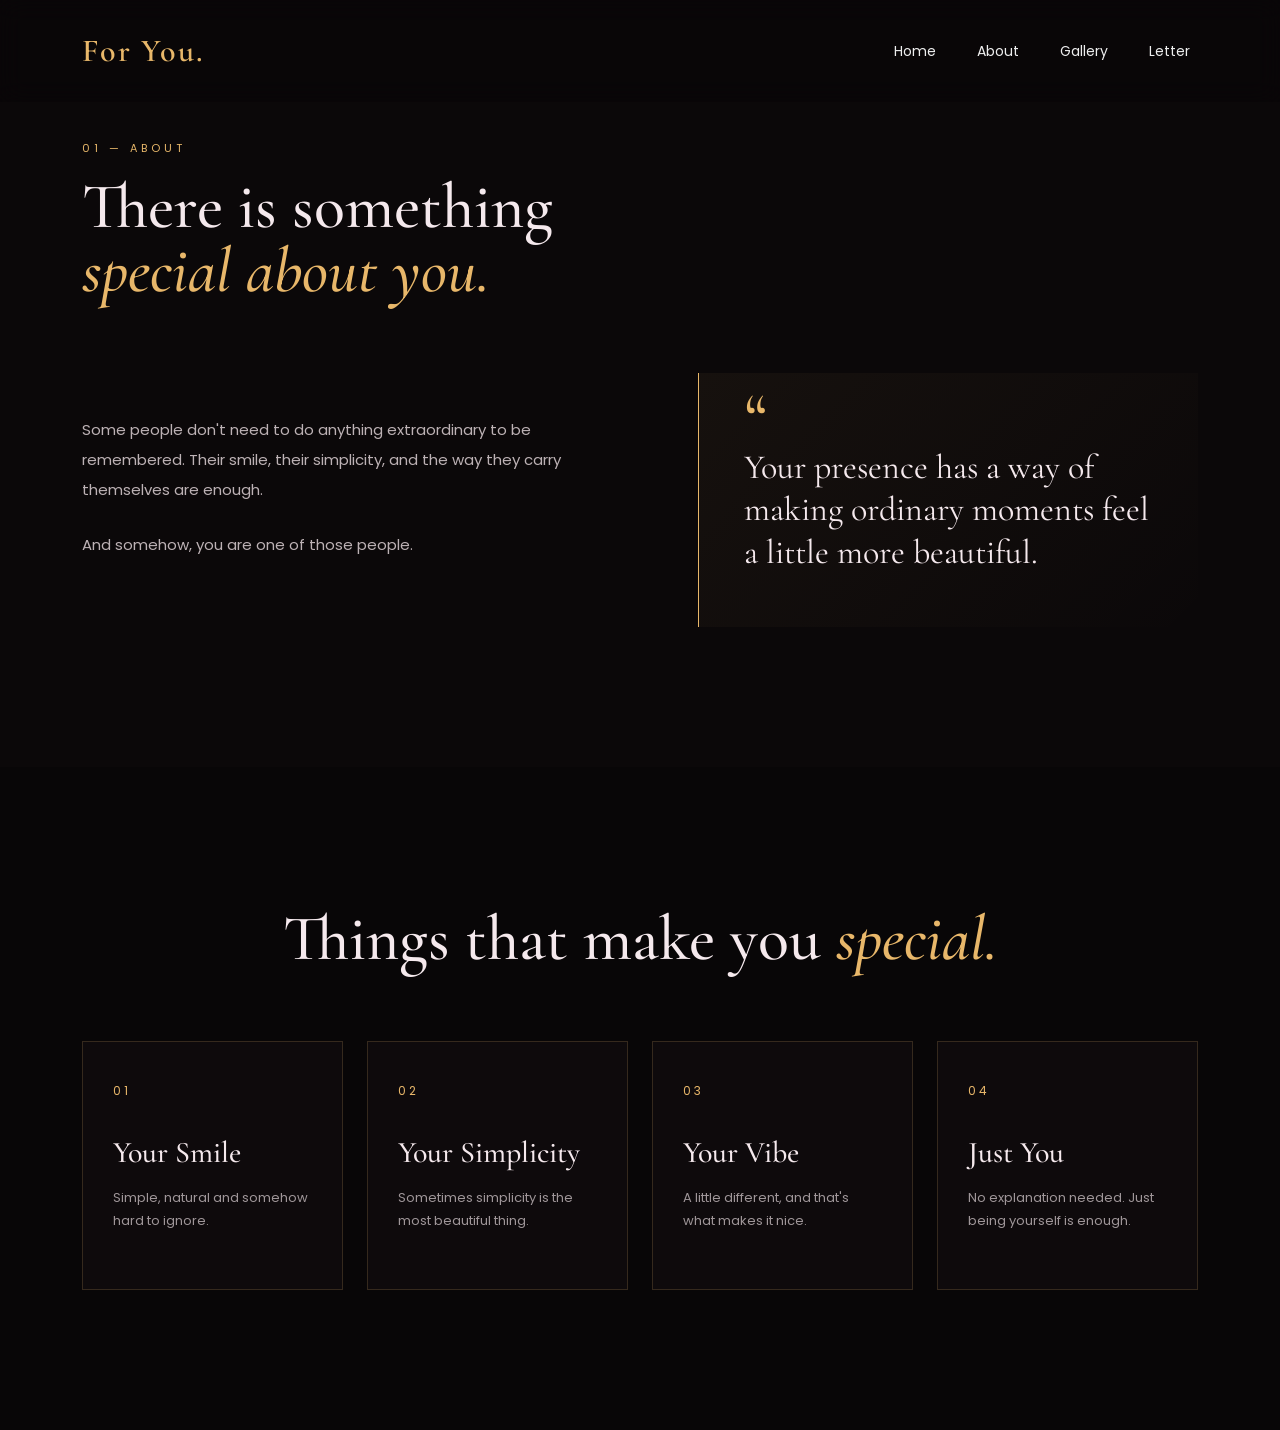
<file: About.html>
<!DOCTYPE html>
<html lang="en">
<head>
    <meta charset="UTF-8">
    <meta name="viewport" content="width=device-width, initial-scale=1.0">

    <title>A Little Website Made For You</title>

    <!-- Bootstrap -->
    <link
        href="https://cdn.jsdelivr.net/npm/bootstrap@5.3.3/dist/css/bootstrap.min.css"
        rel="stylesheet"
    >

    <!-- Google Font -->
    <link rel="preconnect" href="https://fonts.googleapis.com">
    <link rel="preconnect" href="https://fonts.gstatic.com" crossorigin>
    <link
        href="https://fonts.googleapis.com/css2?family=Cormorant+Garamond:wght@400;500;600;700&family=Poppins:wght@300;400;500;600&display=swap"
        rel="stylesheet"
    >

    <!-- Your CSS -->
    <link rel="stylesheet" href="style.css">
</head>

<body>

    <!-- ================= NAVBAR ================= -->

    <nav class="navbar navbar-expand-lg navbar-dark fixed-top">
        <div class="container">

            <a class="navbar-brand" href="#">
                For You.
            </a>

            <button
                class="navbar-toggler"
                type="button"
                data-bs-toggle="collapse"
                data-bs-target="#navbarMenu"
            >
                <span class="navbar-toggler-icon"></span>
            </button>

            <div class="collapse navbar-collapse" id="navbarMenu">

                <ul class="navbar-nav ms-auto">

                    <li class="nav-item">
                        <a class="nav-link" href="./index.html">Home</a>
                    </li>

                    <li class="nav-item">
                        <a class="nav-link" href="./About.html">About</a>
                    </li>

                    <li class="nav-item">
                        <a class="nav-link" href="./Gallery.html">Gallery</a>
                    </li>

                    <li class="nav-item">
                        <a class="nav-link" href="./Letter.html">Letter</a>
                    </li>

                </ul>

            </div>
        </div>
    </nav>





       <!-- ================= ABOUT ================= -->

    <section id="about" class="about-section">

        <div class="container">

            <div class="section-heading">

                <p>01 — ABOUT</p>

                <h2>
                    There is something<br>
                    <span>special about you.</span>
                </h2>

            </div>

            <div class="row align-items-center">

                <div class="col-lg-6">

                    <div class="about-text">

                        <p>
                            Some people don't need to do anything
                            extraordinary to be remembered.
                            Their smile, their simplicity,
                            and the way they carry themselves
                            are enough.
                        </p>

                        <p>
                            And somehow, you are one of those people.
                        </p>

                    </div>

                </div>

                <div class="col-lg-6">

                    <div class="quote-box">

                        <span>“</span>

                        <h3>
                            Your presence has a way
                            of making ordinary moments
                            feel a little more beautiful.
                        </h3>

                    </div>

                </div>

            </div>

        </div>

    </section>


        <!-- ================= SPECIAL THINGS ================= -->

    <section class="special-section">

        <div class="container">

            <div class="section-heading text-center">


                <h2>
                    Things that make you
                    <span>special.</span>
                </h2>

            </div>


            <div class="row g-4">

                <div class="col-md-6 col-lg-3">

                    <div class="special-card">

                        <div class="number">
                            01
                        </div>

                        <h3>Your Smile</h3>

                        <p>
                            Simple, natural and
                            somehow hard to ignore.
                        </p>

                    </div>

                </div>


                <div class="col-md-6 col-lg-3">

                    <div class="special-card">

                        <div class="number">
                            02
                        </div>

                        <h3>Your Simplicity</h3>

                        <p>
                            Sometimes simplicity
                            is the most beautiful thing.
                        </p>

                    </div>

                </div>


                <div class="col-md-6 col-lg-3">

                    <div class="special-card">

                        <div class="number">
                            03
                        </div>

                        <h3>Your Vibe</h3>

                        <p>
                            A little different,
                            and that's what makes it nice.
                        </p>

                    </div>

                </div>


                <div class="col-md-6 col-lg-3">

                    <div class="special-card">

                        <div class="number">
                            04
                        </div>

                        <h3>Just You</h3>

                        <p>
                            No explanation needed.
                            Just being yourself is enough.
                        </p>

                    </div>

                </div>

            </div>

        </div>

    </section>
</file>
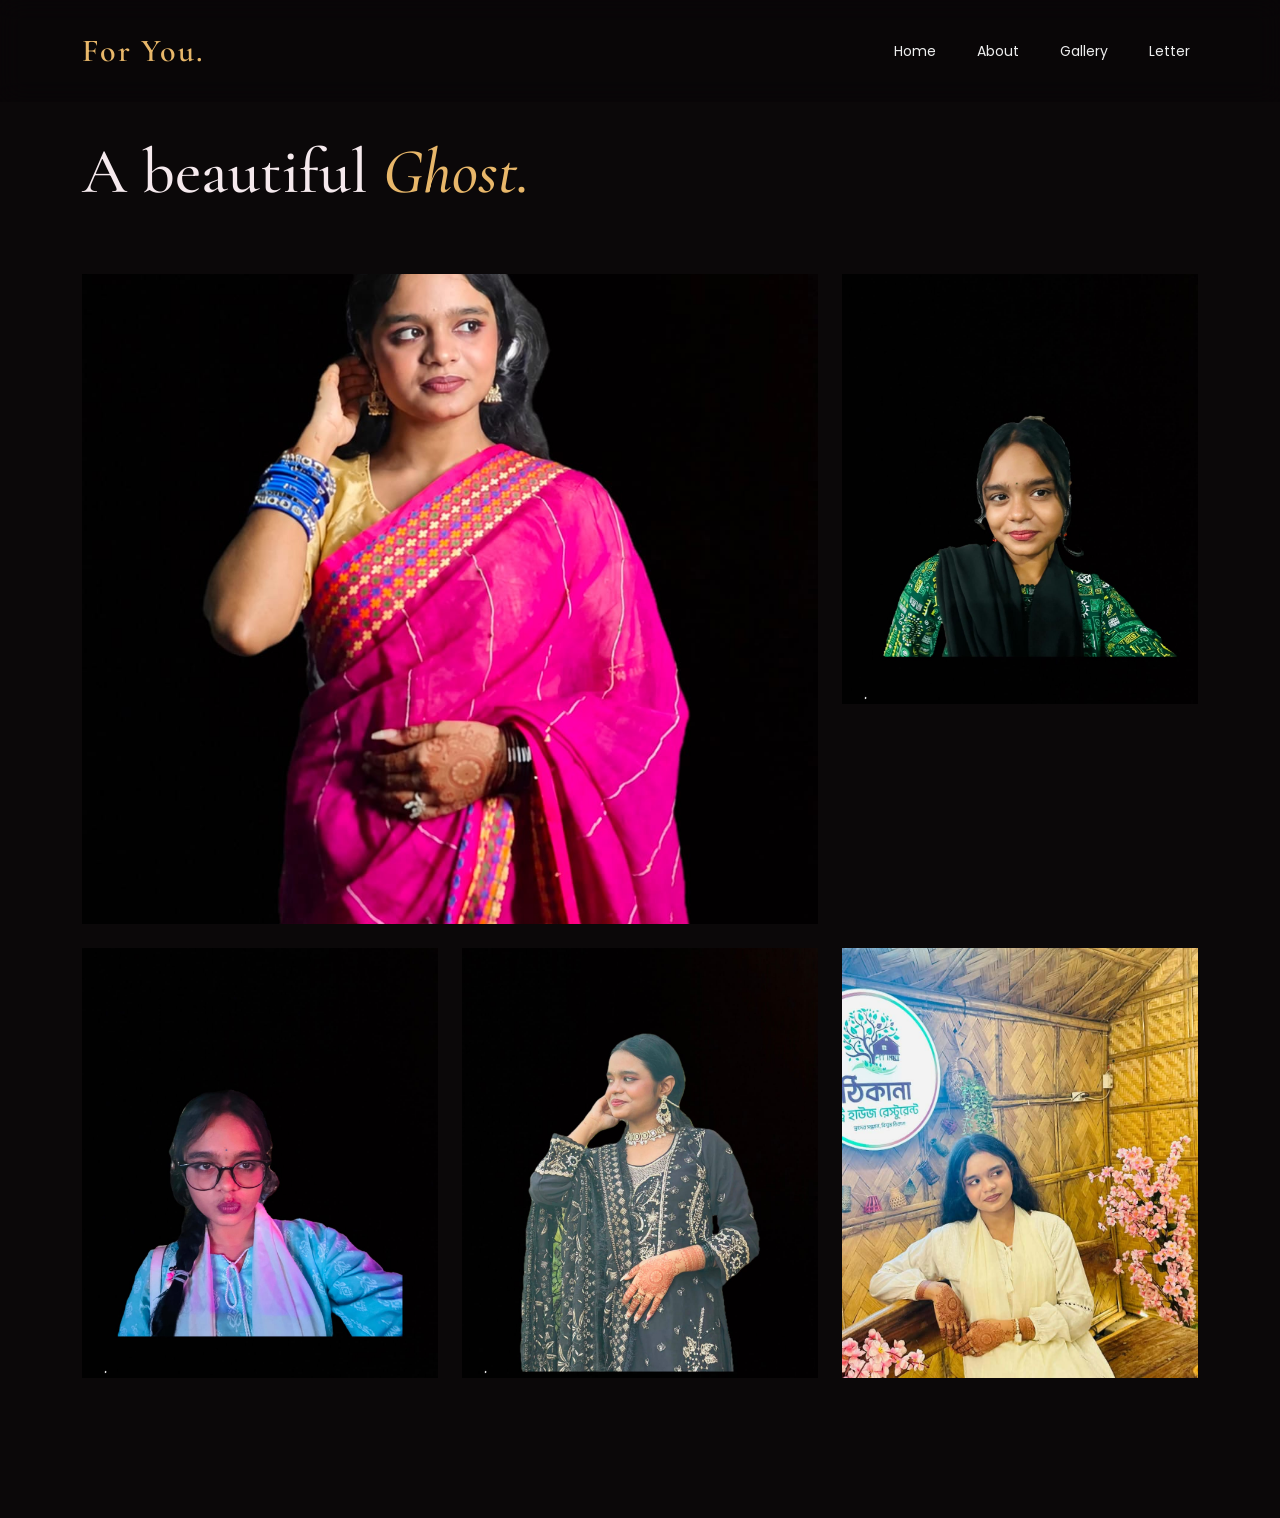
<file: Gallery.html>
<!DOCTYPE html>
<html lang="en">
<head>
    <meta charset="UTF-8">
    <meta name="viewport" content="width=device-width, initial-scale=1.0">

    <title>A Little Website Made For You</title>

    <!-- Bootstrap -->
    <link
        href="https://cdn.jsdelivr.net/npm/bootstrap@5.3.3/dist/css/bootstrap.min.css"
        rel="stylesheet"
    >

    <!-- Google Font -->
    <link rel="preconnect" href="https://fonts.googleapis.com">
    <link rel="preconnect" href="https://fonts.gstatic.com" crossorigin>
    <link
        href="https://fonts.googleapis.com/css2?family=Cormorant+Garamond:wght@400;500;600;700&family=Poppins:wght@300;400;500;600&display=swap"
        rel="stylesheet"
    >

    <!-- Your CSS -->
    <link rel="stylesheet" href="style.css">
</head>

<body>

    <!-- ================= NAVBAR ================= -->

    <nav class="navbar navbar-expand-lg navbar-dark fixed-top">
        <div class="container">

            <a class="navbar-brand" href="#">
                For You.
            </a>

            <button
                class="navbar-toggler"
                type="button"
                data-bs-toggle="collapse"
                data-bs-target="#navbarMenu"
            >
                <span class="navbar-toggler-icon"></span>
            </button>

            <div class="collapse navbar-collapse" id="navbarMenu">

                <ul class="navbar-nav ms-auto">

                    <li class="nav-item">
                        <a class="nav-link" href="./index.html">Home</a>
                    </li>

                    <li class="nav-item">
                        <a class="nav-link" href="./About.html">About</a>
                    </li>

                    <li class="nav-item">
                        <a class="nav-link" href="./Gallery.html">Gallery</a>
                    </li>

                    <li class="nav-item">
                        <a class="nav-link" href="./Letter.html">Letter</a>
                    </li>

                </ul>

            </div>
        </div>
    </nav>



        <!-- ================= GALLERY ================= -->

    <!-- <section id="gallery" class="gallery-section">

        <div class="container">

            <div class="section-heading">


                <h2>
                    A few beautiful
                    <span>moments.</span>
                </h2>

            </div>


            <div class="row g-4">

                <div class="col-lg-8">

                    <div class="gallery-main">

                        <img
                            src="images/girl.jpg"
                            alt="Beautiful moment"
                        >

                    </div>

                </div>


                <div class="col-lg-4">

                    <div class="gallery-small">

                        <img
                            src="images/girl.jpg"
                            alt="Beautiful moment"
                        >

                    </div>

                 

                    <div class="gallery-caption">

                        <p>
                            Sometimes a picture
                            says everything.
                        </p>

                    </div>

                </div>

            </div>

        </div>

    </section> -->




    <section id="gallery" class="gallery-section">

    <div class="container">

        <div class="section-heading">
            <h2>
                A beautiful
                <span>Ghost.</span>
            </h2>
        </div>

        <div class="row g-4">

            <!-- Main Image -->
            <div class="col-lg-8">
                <div class="gallery-main">
                    <img
                        src="./E4.jpeg"
                        alt="Beautiful moment"
                    >
                </div>
            </div>

            <!-- Small Image 1 -->
            <div class="col-lg-4">
                <div class="gallery-small">
                    <img
                        src="./E2.jpeg"
                        alt="Beautiful moment"
                    >
                </div>

                <div class="gallery-caption">
                 
                </div>
            </div>

            <!-- Image 3 -->
            <div class="col-lg-4">
                <div class="gallery-small">
                    <img
                        src="./E1.jpeg"
                        alt="Beautiful moment"
                    >
                </div>
            </div>

            <!-- Image 4 -->
            <div class="col-lg-4">
                <div class="gallery-small">
                    <img
                        src="./E3.jpeg"
                        alt="Beautiful moment"
                    >
                </div>
            </div>

            <!-- Image 5 -->
            <div class="col-lg-4">
                <div class="gallery-small">
                    <img
                        src="./E5.jpeg"
                        alt="Beautiful moment"
                    >
                </div>
            </div>

        </div>

    </div>

</section>
</file>
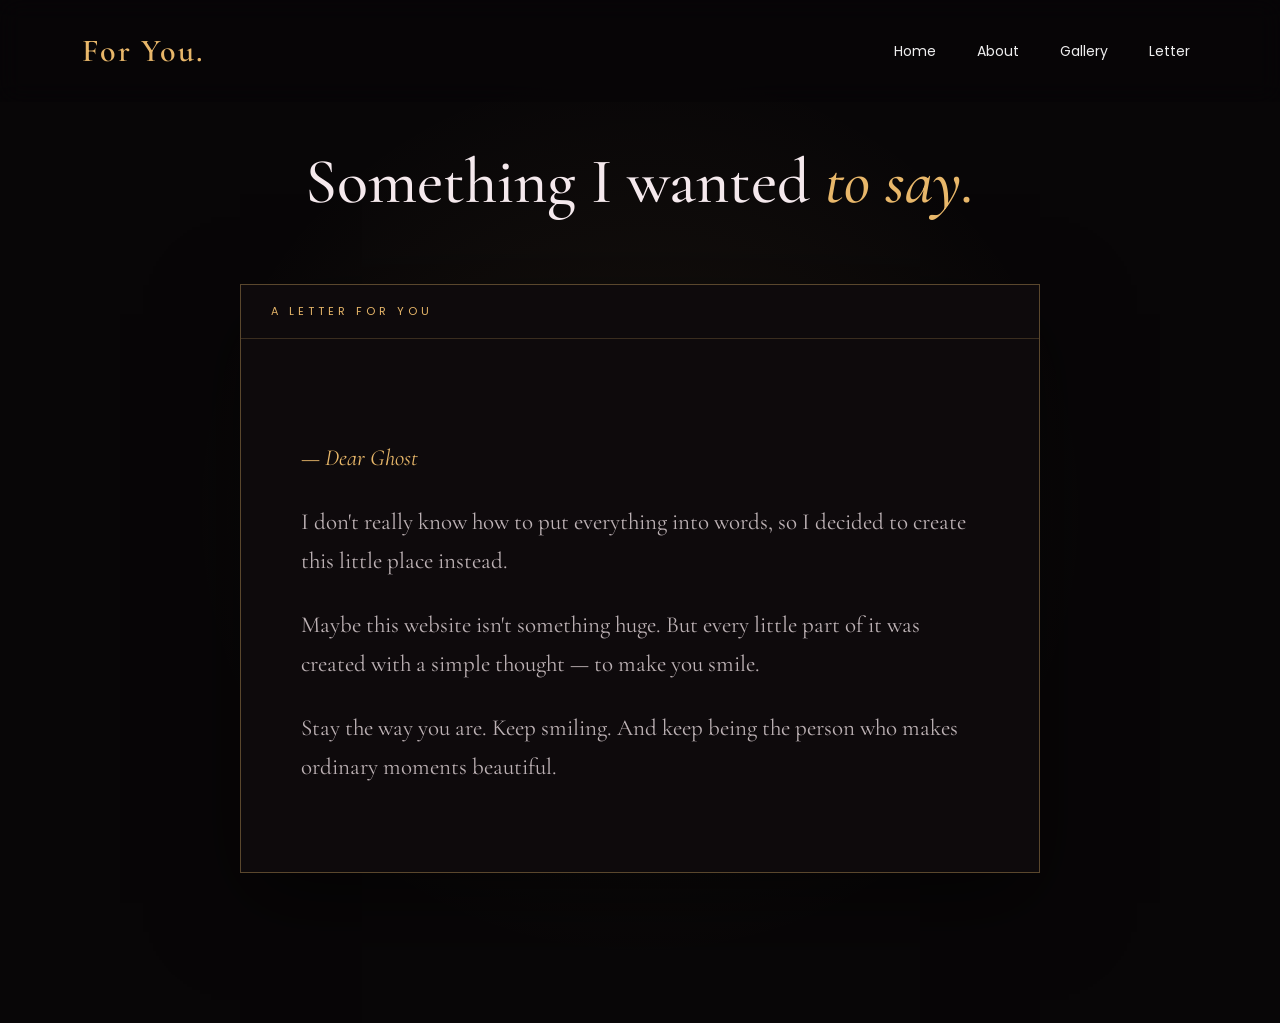
<file: Letter.html>
<!DOCTYPE html>
<html lang="en">
<head>
    <meta charset="UTF-8">
    <meta name="viewport" content="width=device-width, initial-scale=1.0">

    <title>A Little Website Made For You</title>

    <!-- Bootstrap -->
    <link
        href="https://cdn.jsdelivr.net/npm/bootstrap@5.3.3/dist/css/bootstrap.min.css"
        rel="stylesheet"
    >

    <!-- Google Font -->
    <link rel="preconnect" href="https://fonts.googleapis.com">
    <link rel="preconnect" href="https://fonts.gstatic.com" crossorigin>
    <link
        href="https://fonts.googleapis.com/css2?family=Cormorant+Garamond:wght@400;500;600;700&family=Poppins:wght@300;400;500;600&display=swap"
        rel="stylesheet"
    >

    <!-- Your CSS -->
    <link rel="stylesheet" href="style.css">
</head>

<body>

    <!-- ================= NAVBAR ================= -->

    <nav class="navbar navbar-expand-lg navbar-dark fixed-top">
        <div class="container">

            <a class="navbar-brand" href="#">
                For You.
            </a>

            <button
                class="navbar-toggler"
                type="button"
                data-bs-toggle="collapse"
                data-bs-target="#navbarMenu"
            >
                <span class="navbar-toggler-icon"></span>
            </button>

            <div class="collapse navbar-collapse" id="navbarMenu">

                <ul class="navbar-nav ms-auto">

                    <li class="nav-item">
                        <a class="nav-link" href="./index.html">Home</a>
                    </li>

                    <li class="nav-item">
                        <a class="nav-link" href="./About.html">About</a>
                    </li>

                    <li class="nav-item">
                        <a class="nav-link" href="./Gallery.html">Gallery</a>
                    </li>

                    <li class="nav-item">
                        <a class="nav-link" href="./Letter.html">Letter</a>
                    </li>

                </ul>

            </div>
        </div>
    </nav>



        <!-- ================= LETTER ================= -->

    <section id="letter" class="letter-section">

        <div class="container">

            <div class="section-heading text-center">


                <h2>
                    Something I wanted
                    <span>to say.</span>
                </h2>

            </div>


            <div class="letter-box">

                <div class="letter-top">
                    A LETTER FOR YOU
                </div>

                <div class="letter-content">


                     <p class="signature">
                        —  Dear Ghost
                    </p>

                    <p>
                        I don't really know how to put everything
                        into words, so I decided to create this
                        little place instead.
                    </p>

                    <p>
                        Maybe this website isn't something huge.
                        But every little part of it was created
                        with a simple thought —
                        to make you smile.
                    </p>

                    <p>
                        Stay the way you are.
                        Keep smiling.
                        And keep being the person
                        who makes ordinary moments beautiful.
                    </p>

                </div>

            </div>

        </div>

    </section>
</file>
<file: style.css>
/* =========================================
   GLOBAL
========================================= */

* {
    margin: 0;
    padding: 0;
    box-sizing: border-box;
}

html {
    scroll-behavior: smooth;
}

body {
    background: #080607;
    color: #f5e9ed;
    font-family: "Poppins", sans-serif;
    overflow-x: hidden;
}

a {
    text-decoration: none;
}

section {
    position: relative;
}


/* =========================================
   NAVBAR
========================================= */

.navbar {
    padding: 22px 0;
    background: rgba(8, 6, 7, 0.45);
    backdrop-filter: blur(12px);
    transition: 0.4s;
}

.navbar-brand {
    color: #e8b76a !important;
    font-family: "Cormorant Garamond", serif;
    font-size: 32px;
    font-weight: 600;
    letter-spacing: 2px;
}

.nav-link {
    color: #eee !important;
    margin-left: 25px;
    font-size: 14px;
    transition: 0.3s;
}

.nav-link:hover {
    color: #e8b76a !important;
}


/* =========================================
   HERO
========================================= */

.hero {
    min-height: 100vh;

    background-image:
        url("images/girl.jpg");

    background-size: cover;
    background-position: center 25%;

    display: flex;
    align-items: center;

    position: relative;
}

.hero-overlay {
    position: absolute;
    inset: 0;

    background:
        linear-gradient(
            90deg,
            rgba(0, 0, 0, 0.88) 0%,
            rgba(0, 0, 0, 0.55) 45%,
            rgba(0, 0, 0, 0.18) 100%
        );
}

.hero-content {
    position: relative;
    z-index: 2;
    padding-top: 70px;
}

.small-title {
    color: #e8b76a;
    font-size: 12px;
    letter-spacing: 5px;
    font-weight: 500;
    margin-bottom: 20px;
}

.hero h1 {
    font-family: "Cormorant Garamond", serif;
    font-size: clamp(55px, 7vw, 95px);
    line-height: 0.95;
    font-weight: 500;
    max-width: 850px;
}

.hero h1 span,
.section-heading span {
    color: #e8b76a;
    font-style: italic;
}

.hero-text {
    max-width: 480px;
    color: #d0c5c8;
    margin-top: 30px;
    font-size: 15px;
    line-height: 1.9;
}

.main-btn {
    display: inline-block;
    margin-top: 35px;
    padding: 15px 30px;

    color: #080607;
    background: #e8b76a;

    font-size: 13px;
    font-weight: 600;
    letter-spacing: 1px;

    transition: 0.4s;
}

.main-btn:hover {
    background: #f5d69b;
    color: #080607;
    transform: translateY(-3px);
}


/* =========================================
   SECTION HEADING
========================================= */

.section-heading {
    margin-bottom: 70px;
}

.section-heading p {
    color: #e8b76a;
    font-size: 11px;
    letter-spacing: 4px;
    margin-bottom: 18px;
}

.section-heading h2 {
    font-family: "Cormorant Garamond", serif;
    font-size: clamp(42px, 5vw, 70px);
    line-height: 1;
    font-weight: 500;
}


/* =========================================
   ABOUT
========================================= */

.about-section {
    padding: 140px 0;
    background: #0b0809;
}

.about-text {
    max-width: 520px;
}

.about-text p {
    color: #bdb2b5;
    font-size: 15px;
    line-height: 2;
    margin-bottom: 25px;
}

.quote-box {
    margin-left: auto;
    max-width: 500px;
    padding: 45px;

    border-left: 1px solid #e8b76a;
    background: linear-gradient(
        135deg,
        rgba(232, 183, 106, 0.05),
        transparent
    );
}

.quote-box span {
    font-family: "Cormorant Garamond", serif;
    color: #e8b76a;
    font-size: 70px;
    line-height: 0;
}

.quote-box h3 {
    font-family: "Cormorant Garamond", serif;
    font-size: 34px;
    line-height: 1.25;
    font-weight: 400;
}


/* =========================================
   SPECIAL SECTION
========================================= */

.special-section {
    padding: 140px 0;
    background: #080607;
}

.special-card {
    height: 100%;
    padding: 40px 30px;

    border: 1px solid rgba(232, 183, 106, 0.18);

    background: #0e0a0c;

    transition: 0.4s;
}

.special-card:hover {
    transform: translateY(-8px);
    border-color: #e8b76a;
    box-shadow: 0 20px 50px rgba(0, 0, 0, 0.5);
}

.special-card .number {
    color: #e8b76a;
    font-size: 12px;
    letter-spacing: 3px;
    margin-bottom: 35px;
}

.special-card h3 {
    font-family: "Cormorant Garamond", serif;
    font-size: 30px;
    font-weight: 500;
}

.special-card p {
    color: #9f9699;
    font-size: 13px;
    line-height: 1.8;
    margin-top: 15px;
}


/* =========================================
   GALLERY
========================================= */

.gallery-section {
    padding: 140px 0;
    background: #0b0809;
}

.gallery-main,
.gallery-small {
    overflow: hidden;
    background: #111;
}

.gallery-main img,
.gallery-small img {
    width: 100%;
    height: 100%;
    object-fit: cover;

    display: block;

    transition: transform 0.8s ease;
}

.gallery-main {
    height: 650px;
}

.gallery-small {
    height: 430px;
}

.gallery-main:hover img,
.gallery-small:hover img {
    transform: scale(1.05);
}

.gallery-caption {
    padding: 30px 0;
}

.gallery-caption p {
    color: #a99fa2;
    font-family: "Cormorant Garamond", serif;
    font-size: 25px;
    font-style: italic;
}


/* =========================================
   LETTER
========================================= */

.letter-section {
    padding: 150px 0;
    background:
        radial-gradient(
            circle at center,
            rgba(232, 183, 106, 0.07),
            transparent 55%
        ),
        #080607;
}

.letter-box {
    max-width: 800px;
    margin: auto;

    border: 1px solid rgba(232, 183, 106, 0.35);

    background: #0e0a0c;

    box-shadow:
        0 30px 80px rgba(0, 0, 0, 0.5);
}

.letter-top {
    padding: 18px 30px;

    border-bottom: 1px solid rgba(232, 183, 106, 0.2);

    color: #e8b76a;
    font-size: 11px;
    letter-spacing: 4px;
}

.letter-content {
    padding: 60px;
}

.letter-content p {
    color: #bdb2b5;
    font-family: "Cormorant Garamond", serif;
    font-size: 23px;
    line-height: 1.7;
    margin-bottom: 25px;
}

.letter-content p:first-child {
    color: #f5e9ed;
}

.signature {
    color: #e8b76a !important;
    font-style: italic;
    margin-top: 40px;
}


/* =========================================
   FINAL SECTION
========================================= */

.final-section {
    padding: 170px 20px;
    background:
        linear-gradient(
            rgba(8, 6, 7, 0.75),
            rgba(8, 6, 7, 0.95)
        ),
        url("images/girl.jpg");

    background-size: cover;
    background-position: center;
    background-attachment: fixed;
}

.final-section h2 {
    font-family: "Cormorant Garamond", serif;
    font-size: clamp(42px, 6vw, 75px);
    font-weight: 400;
}

.final-section h3 {
    color: #e8b76a;
    font-family: "Cormorant Garamond", serif;
    font-size: clamp(32px, 5vw, 60px);
    font-style: italic;
    font-weight: 400;
}

.final-section > .container > p:last-child {
    color: #b8adaf;
    margin-top: 30px;
}


/* =========================================
   FOOTER
========================================= */

footer {
    padding: 35px 0;
    background: #050405;
    border-top: 1px solid rgba(232, 183, 106, 0.12);
}

footer p {
    color: #81787b;
    font-size: 12px;
    margin-bottom: 5px;
}

footer span {
    color: #e8b76a;
    font-size: 11px;
}


/* =========================================
   RESPONSIVE
========================================= */

@media (max-width: 991px) {

    .navbar {
        background: rgba(8, 6, 7, 0.9);
    }

    .nav-link {
        margin-left: 0;
        padding: 10px 0 !important;
    }

    .hero {
        background-position: 58% center;
    }

    .hero-overlay {
        background:
            linear-gradient(
                90deg,
                rgba(0, 0, 0, 0.9),
                rgba(0, 0, 0, 0.45)
            );
    }

    .about-section,
    .special-section,
    .gallery-section {
        padding: 100px 0;
    }

    .quote-box {
        margin-top: 50px;
    }

    .gallery-main {
        height: 550px;
    }

    .gallery-small {
        height: 350px;
    }
}


@media (max-width: 576px) {

    .navbar {
        padding: 15px 0;
    }

    .navbar-brand {
        font-size: 27px;
    }

    .hero {
        min-height: 100svh;
        background-position: 62% center;
    }

    .hero-content {
        padding: 100px 20px 40px;
    }

    .small-title {
        font-size: 9px;
        letter-spacing: 3px;
    }

    .hero h1 {
        font-size: 52px;
    }

    .hero-text {
        font-size: 13px;
        line-height: 1.8;
    }

    .main-btn {
        padding: 13px 22px;
        font-size: 11px;
    }

    .section-heading {
        margin-bottom: 45px;
    }

    .section-heading h2 {
        font-size: 45px;
    }

    .about-section,
    .special-section,
    .gallery-section {
        padding: 85px 0;
    }

    .quote-box {
        padding: 30px;
    }

    .quote-box h3 {
        font-size: 28px;
    }

    .special-card {
        padding: 30px 25px;
    }

    .gallery-main {
        height: 500px;
    }

    .gallery-small {
        height: 300px;
    }

    .letter-content {
        padding: 35px 25px;
    }

    .letter-content p {
        font-size: 20px;
    }

    .final-section {
        padding: 120px 20px;
        background-attachment: scroll;
    }

}
</file>
